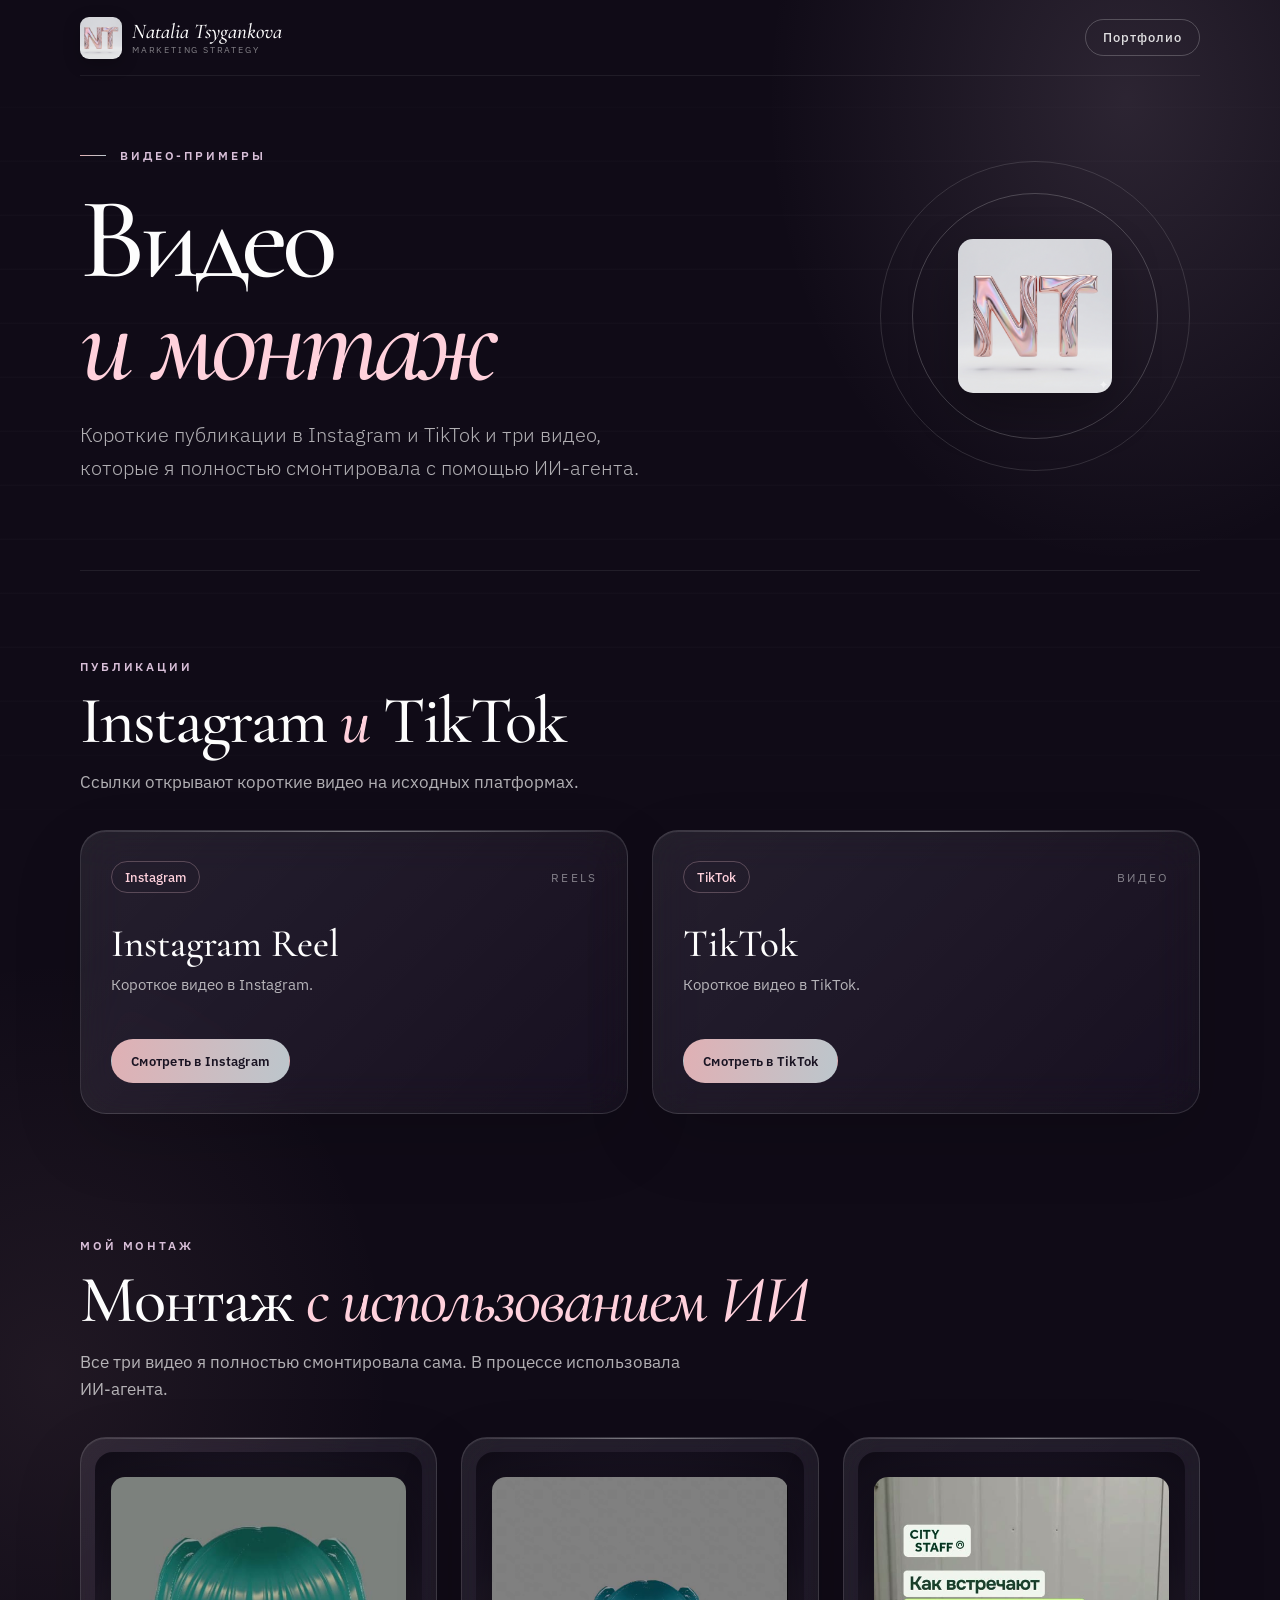
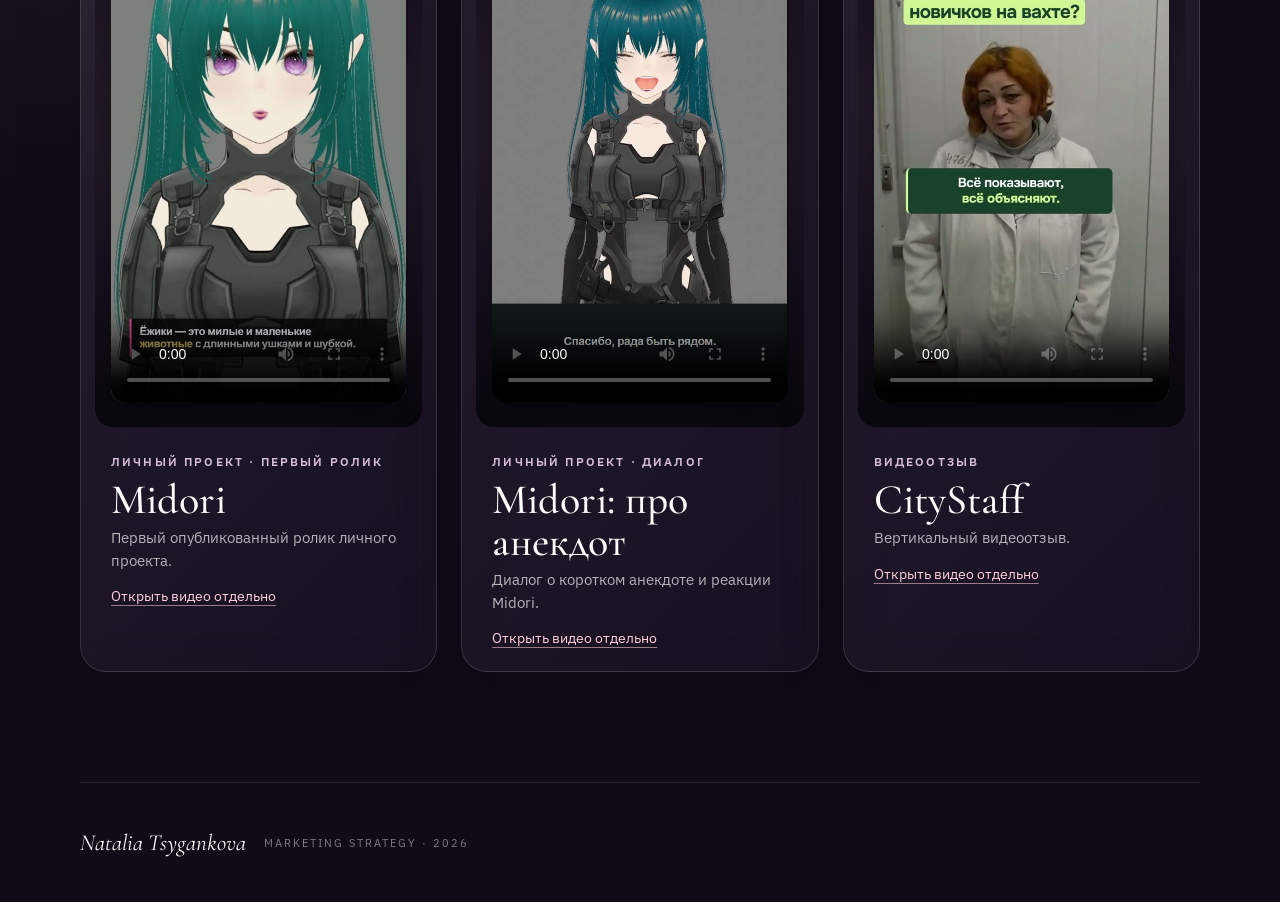
<file: serenity-video-examples/index.html>
<!doctype html>
<html lang="ru">
<head>
  <meta charset="utf-8">
  <meta name="viewport" content="width=device-width, initial-scale=1">
  <meta name="robots" content="noindex, nofollow, noarchive">
  <meta name="theme-color" content="#100B17">
  <meta name="description" content="Короткие видео и примеры монтажа Наталии Цыганковой.">
  <title>Видео и монтаж — Наталия Цыганкова</title>
  <link rel="icon" href="./assets/brand-nt-mark.png" type="image/png">
  <link rel="stylesheet" href="./styles.css?v=original-logo">
</head>
<body>
  <a class="skip-link" href="#content">Перейти к материалам</a>

  <header class="site-header wrap">
    <a class="brand" href="../" aria-label="Наталия Цыганкова — на главную страницу портфолио">
      <img class="brand-mark" src="./assets/brand-nt-mark.png" alt="">
      <span class="brand-copy">
        <span class="brand-name">Natalia Tsygankova</span>
        <span class="brand-subtitle">Marketing Strategy</span>
      </span>
    </a>
    <a class="portfolio-link" href="../">Портфолио</a>
  </header>

  <main id="content" class="wrap">
    <section class="hero" aria-labelledby="page-title">
      <div class="hero-copy">
        <p class="eyebrow"><span class="eyebrow-line" aria-hidden="true"></span> Видео-примеры</p>
        <h1 id="page-title">Видео <em>и монтаж</em></h1>
        <p class="hero-lead">Короткие публикации в Instagram и TikTok и три видео, которые я полностью смонтировала с помощью ИИ-агента.</p>
      </div>
      <div class="hero-art" aria-hidden="true">
        <div class="hero-orbit hero-orbit-outer"></div>
        <div class="hero-orbit hero-orbit-inner"></div>
        <div class="hero-pearl"><img class="hero-logo" src="./assets/brand-nt-mark.png" alt=""></div>
      </div>
    </section>

    <section class="section" aria-labelledby="publications-title">
      <div class="section-head">
        <p class="section-kicker">Публикации</p>
        <h2 id="publications-title">Instagram <em>и</em> TikTok</h2>
        <p>Ссылки открывают короткие видео на исходных платформах.</p>
      </div>

      <div class="publication-grid">
        <article class="glass-card publication-card">
          <div class="card-topline">
            <span class="platform-pill">Instagram</span>
            <span class="card-type">Reels</span>
          </div>
          <div class="card-body">
            <h3>Instagram Reel</h3>
            <p>Короткое видео в Instagram.</p>
          </div>
          <a class="card-link" href="https://www.instagram.com/reel/C-DROizIUE0/?cplk=MTh6OTJpYjQ3dHY0aA==" target="_blank" rel="noopener noreferrer">Смотреть в Instagram</a>
        </article>

        <article class="glass-card publication-card">
          <div class="card-topline">
            <span class="platform-pill">TikTok</span>
            <span class="card-type">Видео</span>
          </div>
          <div class="card-body">
            <h3>TikTok</h3>
            <p>Короткое видео в TikTok.</p>
          </div>
          <a class="card-link" href="https://vt.tiktok.com/ZSs63u3cR/" target="_blank" rel="noopener noreferrer">Смотреть в TikTok</a>
        </article>
      </div>
    </section>

    <section class="section edit-section" aria-labelledby="editing-title">
      <div class="section-head">
        <p class="section-kicker">Мой монтаж</p>
        <h2 id="editing-title">Монтаж <em>с использованием ИИ</em></h2>
        <p>Все три видео я полностью смонтировала сама. В процессе использовала ИИ-агента.</p>
      </div>

      <div class="video-grid">
        <article class="glass-card video-card">
          <div class="video-stage">
            <video controls playsinline preload="metadata" poster="./assets/midori-first-poster.jpg" aria-label="Первый ролик Midori — пример полного монтажа с использованием ИИ-агента">
              <source src="./assets/midori-first.mp4" type="video/mp4">
              Ваш браузер не поддерживает встроенное видео. <a href="./assets/midori-first.mp4">Открыть первый ролик Midori</a>.
            </video>
          </div>
          <div class="video-detail">
            <span class="video-kind">Личный проект · первый ролик</span>
            <h3>Midori</h3>
            <p>Первый опубликованный ролик личного проекта.</p>
            <a class="video-fallback" href="./assets/midori-first.mp4" target="_blank" rel="noopener noreferrer">Открыть видео отдельно</a>
          </div>
        </article>

        <article class="glass-card video-card">
          <div class="video-stage">
            <video controls playsinline preload="metadata" poster="./assets/midori-anecdote-poster.png" aria-label="Midori — ролик про анекдот, пример полного монтажа с использованием ИИ-агента">
              <source src="./assets/midori-laugh.mp4" type="video/mp4">
              Ваш браузер не поддерживает встроенное видео. <a href="./assets/midori-laugh.mp4">Открыть диалог с Midori</a>.
            </video>
          </div>
          <div class="video-detail">
            <span class="video-kind">Личный проект · диалог</span>
            <h3>Midori: про анекдот</h3>
            <p>Диалог о коротком анекдоте и реакции Midori.</p>
            <a class="video-fallback" href="./assets/midori-laugh.mp4" target="_blank" rel="noopener noreferrer">Открыть видео отдельно</a>
          </div>
        </article>

        <article class="glass-card video-card">
          <div class="video-stage">
            <video controls playsinline preload="metadata" poster="./assets/citystaff-poster.jpg" aria-label="CityStaff — пример полного монтажа с использованием ИИ-агента">
              <source src="./assets/citystaff.mp4" type="video/mp4">
              Ваш браузер не поддерживает встроенное видео. <a href="./assets/citystaff.mp4">Открыть видео CityStaff</a>.
            </video>
          </div>
          <div class="video-detail">
            <span class="video-kind">Видеоотзыв</span>
            <h3>CityStaff</h3>
            <p>Вертикальный видеоотзыв.</p>
            <a class="video-fallback" href="./assets/citystaff.mp4" target="_blank" rel="noopener noreferrer">Открыть видео отдельно</a>
          </div>
        </article>
      </div>
    </section>
  </main>

  <footer class="site-footer wrap">
    <span class="footer-name">Natalia Tsygankova</span>
    <span class="footer-caption">Marketing Strategy · 2026</span>
  </footer>
</body>
</html>
</file>
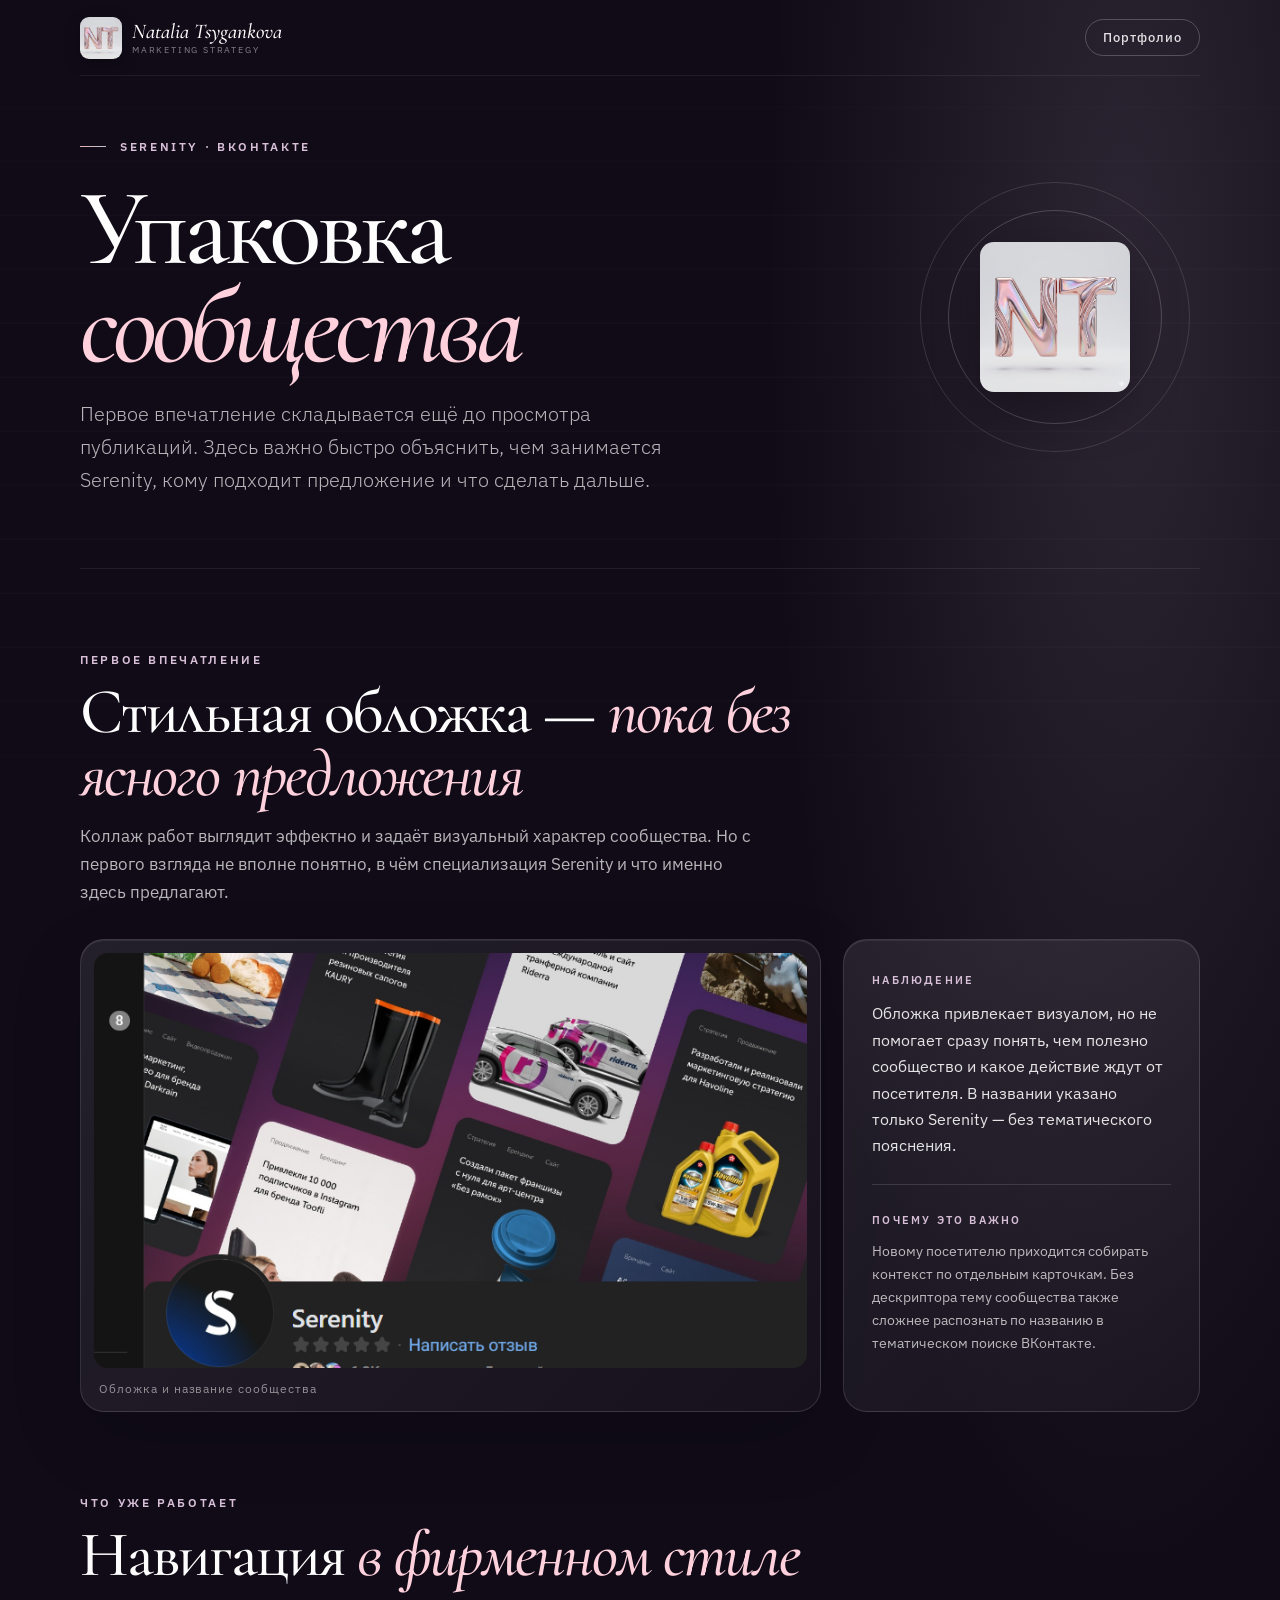
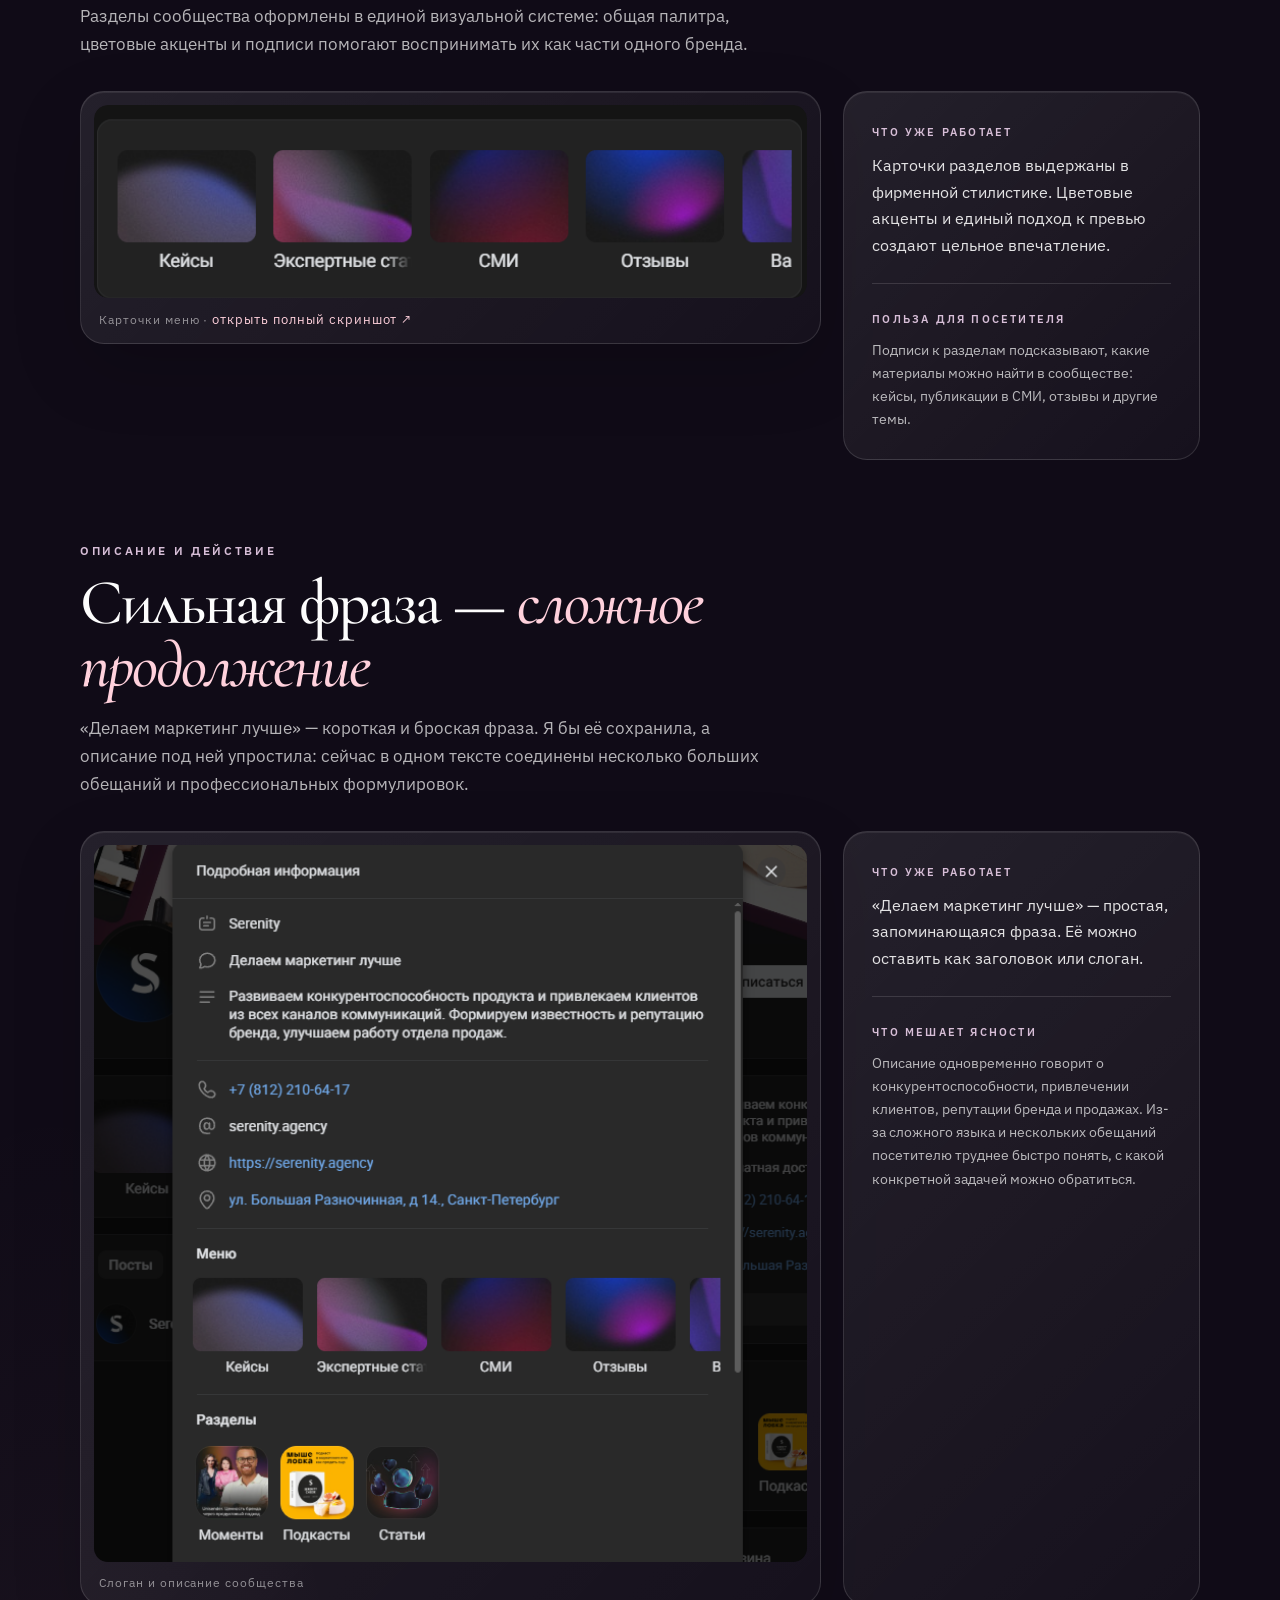
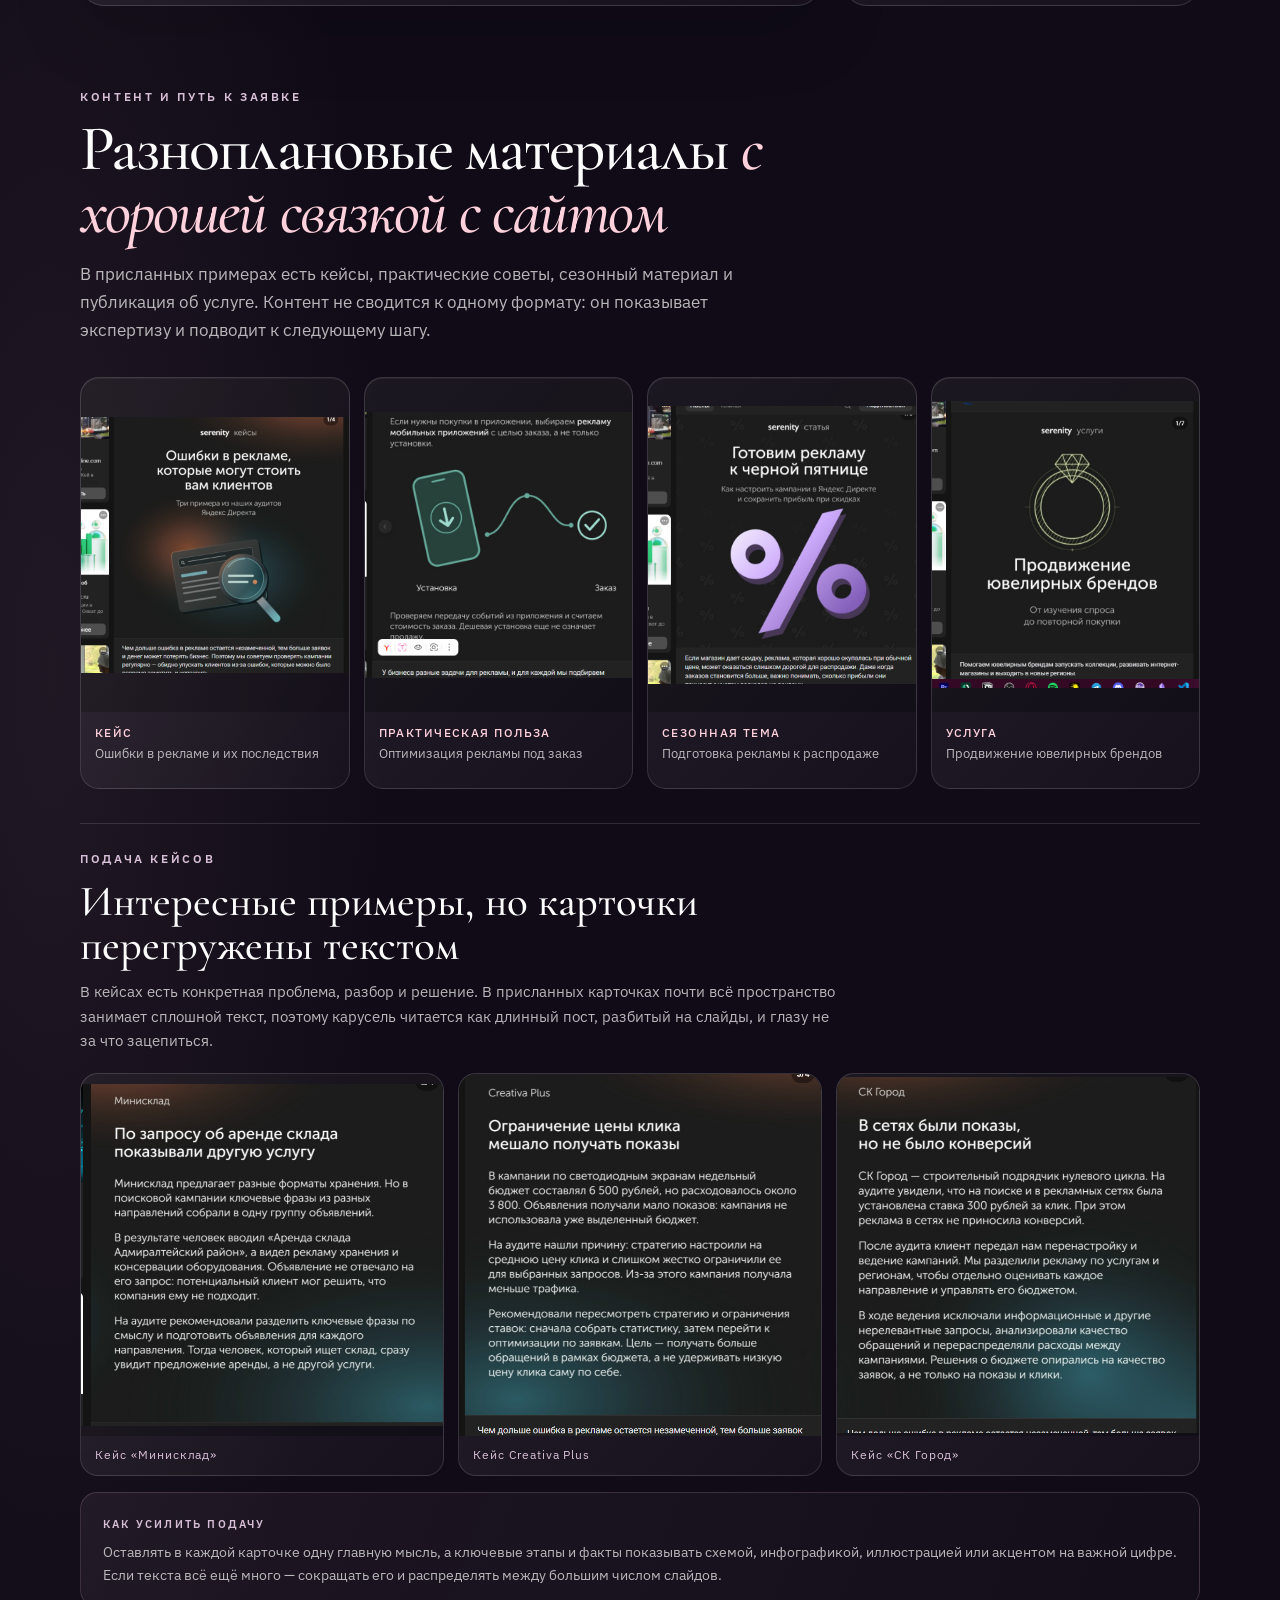
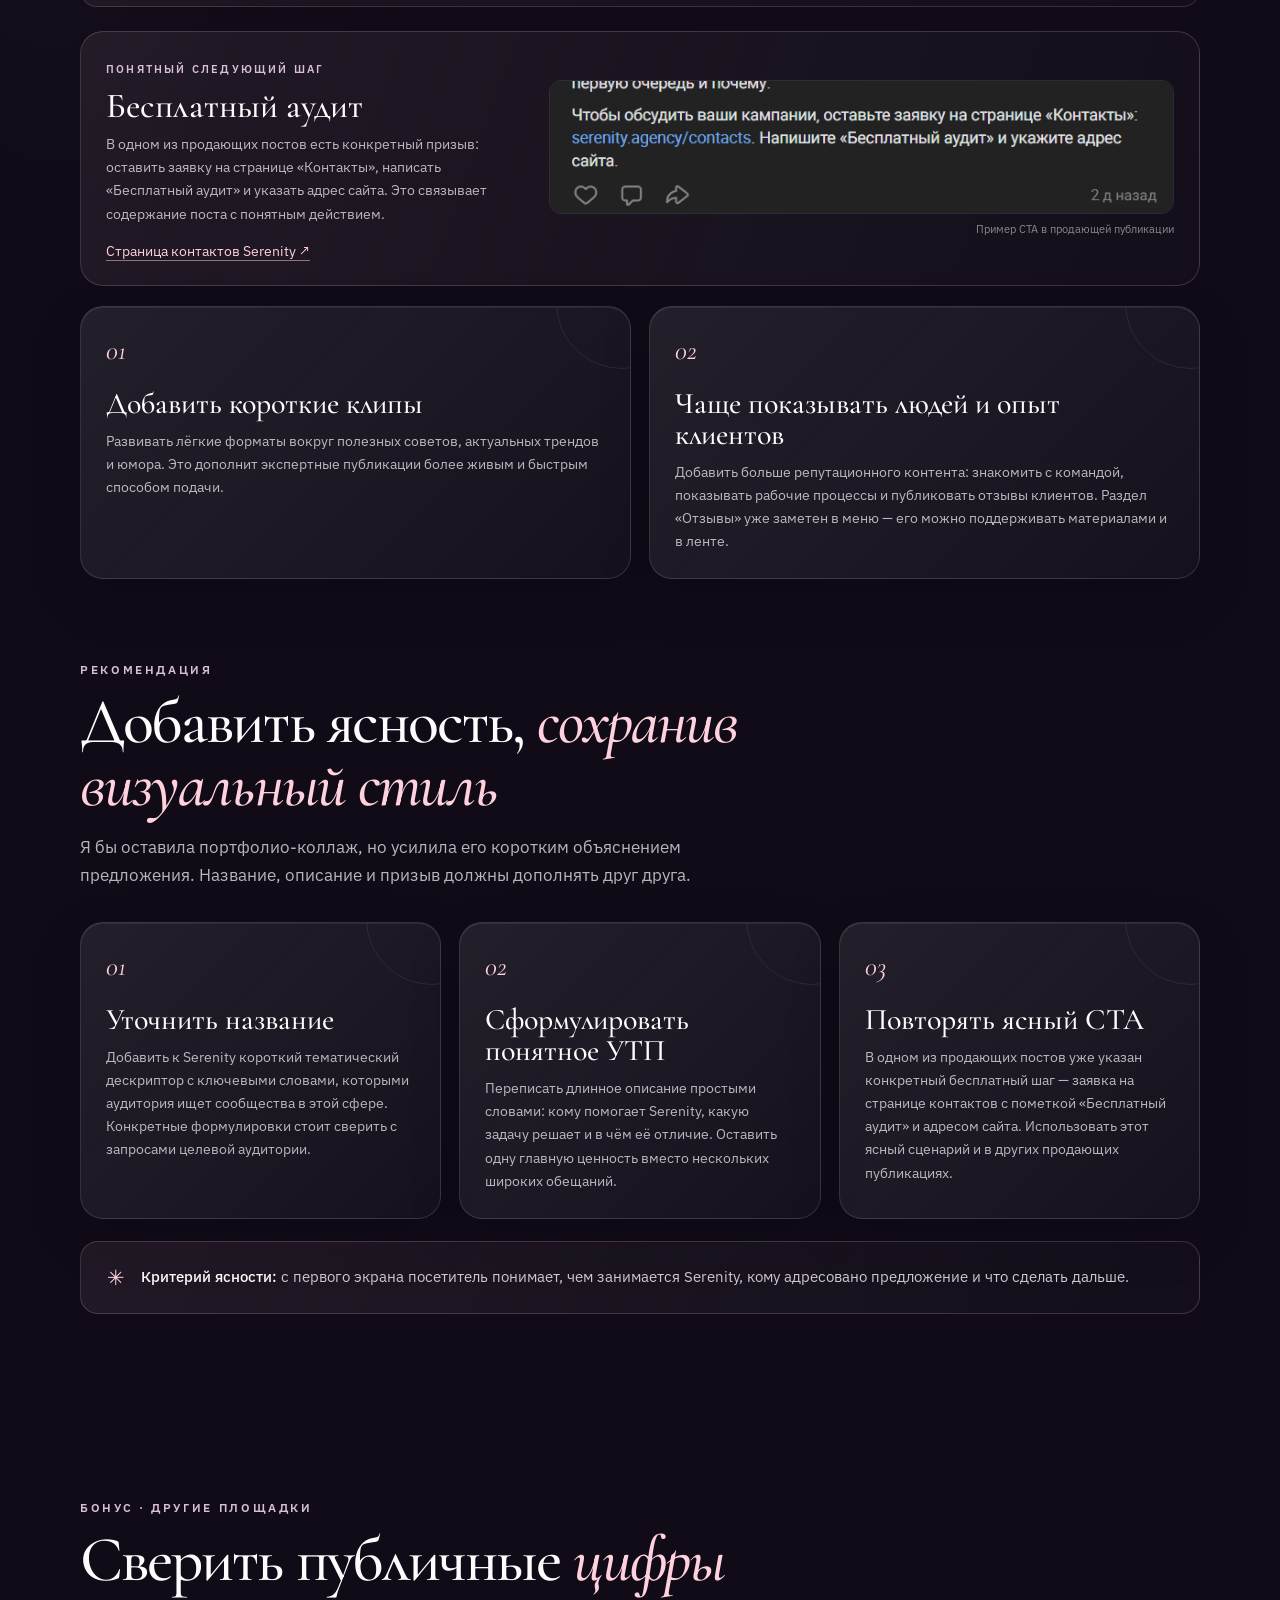
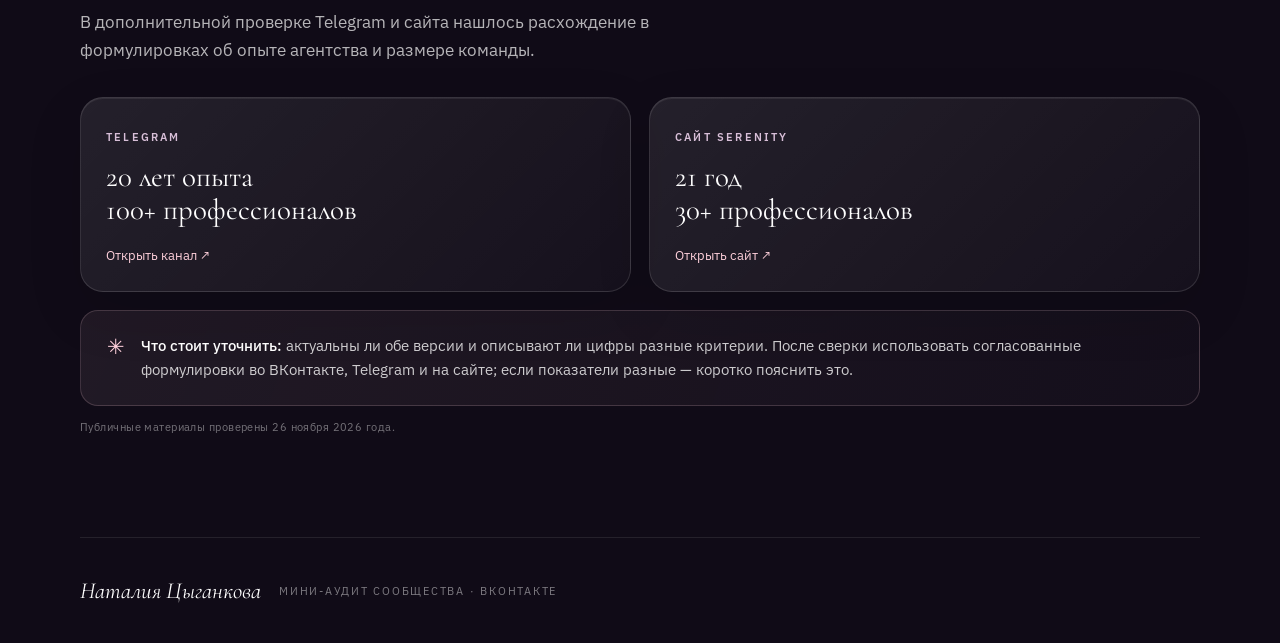
<file: serenity-vk-audit/index.html>
<!doctype html>
<html lang="ru">
<head>
  <meta charset="utf-8">
  <meta name="viewport" content="width=device-width, initial-scale=1">
  <meta name="robots" content="noindex, nofollow, noarchive">
  <meta name="theme-color" content="#100B17">
  <meta name="description" content="Разбор оформления сообщества Serenity во ВКонтакте: обложка, название и ясность предложения.">
  <title>Serenity во ВКонтакте — оформление сообщества</title>
  <link rel="icon" href="./assets/brand-nt-mark.png" type="image/png">
  <link rel="stylesheet" href="./styles.css">
</head>
<body>
  <a class="skip-link" href="#content">Перейти к разбору</a>

  <header class="site-header wrap">
    <a class="brand" href="../" aria-label="Наталия Цыганкова — портфолио">
      <img class="brand-mark" src="./assets/brand-nt-mark.png" alt="">
      <span class="brand-copy">
        <span class="brand-name">Natalia Tsygankova</span>
        <span class="brand-subtitle">Marketing Strategy</span>
      </span>
    </a>
    <a class="portfolio-link" href="../">Портфолио</a>
  </header>

  <main id="content" class="wrap">
    <section class="hero" aria-labelledby="page-title">
      <div class="hero-copy">
        <p class="eyebrow"><span class="eyebrow-line" aria-hidden="true"></span> Serenity · ВКонтакте</p>
        <h1 id="page-title">Упаковка <em>сообщества</em></h1>
        <p class="hero-lead">Первое впечатление складывается ещё до просмотра публикаций. Здесь важно быстро объяснить, чем занимается Serenity, кому подходит предложение и что сделать дальше.</p>
      </div>
      <div class="hero-art" aria-hidden="true">
        <div class="hero-orbit hero-orbit-outer"></div>
        <div class="hero-orbit hero-orbit-inner"></div>
        <div class="hero-pearl"><img class="hero-logo" src="./assets/brand-nt-mark.png" alt=""></div>
      </div>
    </section>

    <section class="section finding-section" aria-labelledby="finding-title">
      <div class="section-head">
        <p class="section-kicker">Первое впечатление</p>
        <h2 id="finding-title">Стильная обложка — <em>пока без ясного предложения</em></h2>
        <p>Коллаж работ выглядит эффектно и задаёт визуальный характер сообщества. Но с первого взгляда не вполне понятно, в чём специализация Serenity и что именно здесь предлагают.</p>
      </div>

      <div class="evidence-layout">
        <figure class="evidence-frame">
          <img src="./assets/vk-community-header.png" alt="Скриншот сообщества Serenity во ВКонтакте: обложка с коллажем проектов, логотип и название Serenity">
          <figcaption>Обложка и название сообщества</figcaption>
        </figure>

        <aside class="observation-card" aria-label="Наблюдение">
          <span class="card-label">Наблюдение</span>
          <p>Обложка привлекает визуалом, но не помогает сразу понять, чем полезно сообщество и какое действие ждут от посетителя. В названии указано только Serenity — без тематического пояснения.</p>
          <div class="observation-divider"></div>
          <span class="card-label">Почему это важно</span>
          <p class="small-copy">Новому посетителю приходится собирать контекст по отдельным карточкам. Без дескриптора тему сообщества также сложнее распознать по названию в тематическом поиске ВКонтакте.</p>
        </aside>
      </div>
    </section>

    <section class="section positive-section" aria-labelledby="brand-style-title">
      <div class="section-head">
        <p class="section-kicker">Что уже работает</p>
        <h2 id="brand-style-title">Навигация <em>в фирменном стиле</em></h2>
        <p>Разделы сообщества оформлены в единой визуальной системе: общая палитра, цветовые акценты и подписи помогают воспринимать их как части одного бренда.</p>
      </div>

      <div class="evidence-layout">
        <figure class="evidence-frame">
          <a class="nav-evidence-crop" href="./assets/vk-sections-brand-style.png" target="_blank" rel="noopener noreferrer" aria-label="Открыть полный скриншот навигационных разделов сообщества">
            <img src="./assets/vk-sections-brand-style.png" alt="Навигационные разделы сообщества Serenity во ВКонтакте с превью в общей фирменной цветовой стилистике">
          </a>
          <figcaption>Карточки меню · <a class="source-link" href="./assets/vk-sections-brand-style.png" target="_blank" rel="noopener noreferrer">открыть полный скриншот ↗</a></figcaption>
        </figure>

        <aside class="observation-card" aria-label="Положительное наблюдение">
          <span class="card-label">Что уже работает</span>
          <p>Карточки разделов выдержаны в фирменной стилистике. Цветовые акценты и единый подход к превью создают цельное впечатление.</p>
          <div class="observation-divider"></div>
          <span class="card-label">Польза для посетителя</span>
          <p class="small-copy">Подписи к разделам подсказывают, какие материалы можно найти в сообществе: кейсы, публикации в СМИ, отзывы и другие темы.</p>
        </aside>
      </div>
    </section>

        <section class="section offer-section" aria-labelledby="offer-title">
      <div class="section-head">
        <p class="section-kicker">Описание и действие</p>
        <h2 id="offer-title">Сильная фраза — <em>сложное продолжение</em></h2>
        <p>«Делаем маркетинг лучше» — короткая и броская фраза. Я бы её сохранила, а описание под ней упростила: сейчас в одном тексте соединены несколько больших обещаний и профессиональных формулировок.</p>
      </div>

      <div class="evidence-layout">
        <figure class="evidence-frame">
          <a class="evidence-image-link" href="./assets/vk-profile-description.png" target="_blank" rel="noopener noreferrer" aria-label="Открыть скриншот описания сообщества в полном размере">
            <img src="./assets/vk-profile-description.png" alt="Описание сообщества Serenity во ВКонтакте: слоган «Делаем маркетинг лучше» и текст о привлечении клиентов, репутации бренда и работе отдела продаж">
          </a>
          <figcaption>Слоган и описание сообщества</figcaption>
        </figure>

        <aside class="observation-card" aria-label="Наблюдение об описании">
          <span class="card-label">Что уже работает</span>
          <p>«Делаем маркетинг лучше» — простая, запоминающаяся фраза. Её можно оставить как заголовок или слоган.</p>
          <div class="observation-divider"></div>
          <span class="card-label">Что мешает ясности</span>
          <p class="small-copy">Описание одновременно говорит о конкурентоспособности, привлечении клиентов, репутации бренда и продажах. Из-за сложного языка и нескольких обещаний посетителю труднее быстро понять, с какой конкретной задачей можно обратиться.</p>
        </aside>
      </div>
    </section>

    <section class="section content-section" aria-labelledby="content-title">
      <div class="section-head">
        <p class="section-kicker">Контент и путь к заявке</p>
        <h2 id="content-title">Разноплановые материалы <em>с хорошей связкой с сайтом</em></h2>
        <p>В присланных примерах есть кейсы, практические советы, сезонный материал и публикация об услуге. Контент не сводится к одному формату: он показывает экспертизу и подводит к следующему шагу.</p>
      </div>

      <div class="content-example-grid" aria-label="Примеры публикаций сообщества">
        <figure class="content-example-card">
          <a href="./assets/vk-content-ad-audit.png" target="_blank" rel="noopener noreferrer">
            <img src="./assets/vk-content-ad-audit.png" alt="Кейс Serenity о трёх ошибках в рекламных кампаниях по итогам аудитов">
          </a>
          <figcaption><strong>Кейс</strong><span>Ошибки в рекламе и их последствия</span></figcaption>
        </figure>
        <figure class="content-example-card">
          <a href="./assets/vk-content-mobile-apps.png" target="_blank" rel="noopener noreferrer">
            <img src="./assets/vk-content-mobile-apps.png" alt="Практический совет Serenity: выбирать рекламу мобильных приложений с целью заказа, а не установки">
          </a>
          <figcaption><strong>Практическая польза</strong><span>Оптимизация рекламы под заказ</span></figcaption>
        </figure>
        <figure class="content-example-card">
          <a href="./assets/vk-content-black-friday.png" target="_blank" rel="noopener noreferrer">
            <img src="./assets/vk-content-black-friday.png" alt="Сезонная статья Serenity о подготовке рекламы к чёрной пятнице">
          </a>
          <figcaption><strong>Сезонная тема</strong><span>Подготовка рекламы к распродаже</span></figcaption>
        </figure>
        <figure class="content-example-card">
          <a href="./assets/vk-content-jewelry-services.png" target="_blank" rel="noopener noreferrer">
            <img src="./assets/vk-content-jewelry-services.png" alt="Карусель Serenity об услуге продвижения ювелирных брендов">
          </a>
          <figcaption><strong>Услуга</strong><span>Продвижение ювелирных брендов</span></figcaption>
        </figure>
      </div>

      <div class="case-carousel-review">
        <div class="case-review-head">
          <p class="section-kicker">Подача кейсов</p>
          <h3>Интересные примеры, но карточки перегружены текстом</h3>
          <p>В кейсах есть конкретная проблема, разбор и решение. В присланных карточках почти всё пространство занимает сплошной текст, поэтому карусель читается как длинный пост, разбитый на слайды, и глазу не за что зацепиться.</p>
        </div>

        <div class="case-carousel-grid" aria-label="Примеры текстовых карточек в кейсах">
          <figure class="case-slide-card">
            <a href="./assets/vk-case-text-minisklad.png" target="_blank" rel="noopener noreferrer">
              <img src="./assets/vk-case-text-minisklad.png" alt="Текстовая карточка кейса об ошибке в рекламе аренды склада">
            </a>
            <figcaption>Кейс «Минисклад»</figcaption>
          </figure>
          <figure class="case-slide-card">
            <a href="./assets/vk-case-text-creativa.png" target="_blank" rel="noopener noreferrer">
              <img src="./assets/vk-case-text-creativa.png" alt="Текстовая карточка кейса Creativa Plus с разбором бюджета и ограничений цены клика">
            </a>
            <figcaption>Кейс Creativa Plus</figcaption>
          </figure>
          <figure class="case-slide-card">
            <a href="./assets/vk-case-text-sk-gorod.png" target="_blank" rel="noopener noreferrer">
              <img src="./assets/vk-case-text-sk-gorod.png" alt="Текстовая карточка кейса СК Город о показах рекламы без конверсий">
            </a>
            <figcaption>Кейс «СК Город»</figcaption>
          </figure>
        </div>

        <div class="case-review-note">
          <span class="card-label">Как усилить подачу</span>
          <p>Оставлять в каждой карточке одну главную мысль, а ключевые этапы и факты показывать схемой, инфографикой, иллюстрацией или акцентом на важной цифре. Если текста всё ещё много — сокращать его и распределять между большим числом слайдов.</p>
        </div>
      </div>

      <div class="cta-proof">
        <div class="cta-proof-copy">
          <span class="card-label">Понятный следующий шаг</span>
          <h3>Бесплатный аудит</h3>
          <p>В одном из продающих постов есть конкретный призыв: оставить заявку на странице «Контакты», написать «Бесплатный аудит» и указать адрес сайта. Это связывает содержание поста с понятным действием.</p>
          <a class="cta-site-link" href="https://serenity.agency/contacts" target="_blank" rel="noopener noreferrer">Страница контактов Serenity <span aria-hidden="true">↗</span></a>
        </div>
        <figure class="cta-proof-image">
          <a href="./assets/vk-content-free-audit-cta.png" target="_blank" rel="noopener noreferrer">
            <img src="./assets/vk-content-free-audit-cta.png" alt="Призыв в публикации Serenity: оставить заявку на странице контактов, написать «Бесплатный аудит» и указать адрес сайта">
          </a>
          <figcaption>Пример CTA в продающей публикации</figcaption>
        </figure>
      </div>

      <div class="content-recommendations">
        <article class="recommendation-card">
          <span class="number">01</span>
          <h3>Добавить короткие клипы</h3>
          <p>Развивать лёгкие форматы вокруг полезных советов, актуальных трендов и юмора. Это дополнит экспертные публикации более живым и быстрым способом подачи.</p>
        </article>
        <article class="recommendation-card">
          <span class="number">02</span>
          <h3>Чаще показывать людей и опыт клиентов</h3>
          <p>Добавить больше репутационного контента: знакомить с командой, показывать рабочие процессы и публиковать отзывы клиентов. Раздел «Отзывы» уже заметен в меню — его можно поддерживать материалами и в ленте.</p>
        </article>
      </div>
    </section>

<section class="section recommendation-section" aria-labelledby="recommendation-title">
      <div class="section-head">
        <p class="section-kicker">Рекомендация</p>
        <h2 id="recommendation-title">Добавить ясность, <em>сохранив визуальный стиль</em></h2>
        <p>Я бы оставила портфолио-коллаж, но усилила его коротким объяснением предложения. Название, описание и призыв должны дополнять друг друга.</p>
      </div>

      <div class="recommendation-grid">
        <article class="recommendation-card">
          <span class="number">01</span>
          <h3>Уточнить название</h3>
          <p>Добавить к Serenity короткий тематический дескриптор с ключевыми словами, которыми аудитория ищет сообщества в этой сфере. Конкретные формулировки стоит сверить с запросами целевой аудитории.</p>
        </article>
        <article class="recommendation-card">
          <span class="number">02</span>
          <h3>Сформулировать понятное УТП</h3>
          <p>Переписать длинное описание простыми словами: кому помогает Serenity, какую задачу решает и в чём её отличие. Оставить одну главную ценность вместо нескольких широких обещаний.</p>
        </article>
        <article class="recommendation-card">
          <span class="number">03</span>
          <h3>Повторять ясный CTA</h3>
          <p>В одном из продающих постов уже указан конкретный бесплатный шаг — заявка на странице контактов с пометкой «Бесплатный аудит» и адресом сайта. Использовать этот ясный сценарий и в других продающих публикациях.</p>
        </article>
      </div>

      <div class="clarity-check">
        <span class="check-mark" aria-hidden="true">✳</span>
        <p><strong>Критерий ясности:</strong> с первого экрана посетитель понимает, чем занимается Serenity, кому адресовано предложение и что сделать дальше.</p>
      </div>
    </section>

    <section class="section bonus-section" aria-labelledby="bonus-title">
      <div class="section-head">
        <p class="section-kicker">Бонус · другие площадки</p>
        <h2 id="bonus-title">Сверить публичные <em>цифры</em></h2>
        <p>В дополнительной проверке Telegram и сайта нашлось расхождение в формулировках об опыте агентства и размере команды.</p>
      </div>

      <div class="cross-channel-grid">
        <article class="metric-card">
          <span class="card-label">Telegram</span>
          <p class="metric-values">20 лет опыта<br>100+ профессионалов</p>
          <a class="source-link" href="https://t.me/s/serenityagency" target="_blank" rel="noopener noreferrer">Открыть канал ↗</a>
        </article>
        <article class="metric-card">
          <span class="card-label">Сайт Serenity</span>
          <p class="metric-values">21 год<br>30+ профессионалов</p>
          <a class="source-link" href="https://serenity.agency/" target="_blank" rel="noopener noreferrer">Открыть сайт ↗</a>
        </article>
      </div>

      <div class="clarity-check bonus-check">
        <span class="check-mark" aria-hidden="true">✳</span>
        <p><strong>Что стоит уточнить:</strong> актуальны ли обе версии и описывают ли цифры разные критерии. После сверки использовать согласованные формулировки во ВКонтакте, Telegram и на сайте; если показатели разные — коротко пояснить это.</p>
      </div>
      <p class="bonus-source-note">Публичные материалы проверены 26 ноября 2026 года.</p>
    </section>
  </main>

  <footer class="site-footer wrap">
    <span class="footer-name">Наталия Цыганкова</span>
    <span class="footer-caption">Мини-аудит сообщества · ВКонтакте</span>
  </footer>
</body>
</html>
</file>
<file: serenity-video-examples/styles.css>
@import url('https://fonts.googleapis.com/css2?family=Cormorant+Garamond:ital,wght@0,500;1,500;1,600&family=IBM+Plex+Sans:wght@300;400;500;600&display=swap');

:root {
  color-scheme: dark;
  --background: #100b17;
  --obsidian: #1a1423;
  --antique: #d8bfd8;
  --quartz: #ffd1dc;
  --rose: #e0b0b4;
  --silver: #bcc6cc;
  --white: #fdfdfd;
  --muted: rgba(253, 253, 253, .68);
  --line: rgba(255, 255, 255, .13);
  --glass: linear-gradient(135deg, rgba(255, 255, 255, .085), rgba(255, 255, 255, .028));
}

* { box-sizing: border-box; }

html { scroll-behavior: smooth; }

body {
  min-width: 320px;
  margin: 0;
  overflow-x: hidden;
  background:
    radial-gradient(ellipse 38% 25% at 88% 4%, rgba(216, 191, 216, .14), transparent 74%),
    radial-gradient(ellipse 35% 22% at 4% 55%, rgba(224, 176, 180, .08), transparent 76%),
    var(--background);
  color: var(--white);
  font-family: 'IBM Plex Sans', ui-sans-serif, system-ui, -apple-system, sans-serif;
  -webkit-font-smoothing: antialiased;
}

body::before {
  content: '';
  position: fixed;
  inset: 0;
  z-index: -1;
  background-image: linear-gradient(transparent 95%, rgba(255, 255, 255, .025));
  background-size: 100% 54px;
  mask-image: linear-gradient(180deg, transparent, black 20%, black 75%, transparent);
  pointer-events: none;
}

a { color: inherit; }

button, a, video { -webkit-tap-highlight-color: transparent; }

:focus-visible { outline: 2px solid var(--quartz); outline-offset: 5px; }

.skip-link {
  position: absolute;
  top: -100px;
  left: 16px;
  z-index: 20;
  padding: 12px 16px;
  border-radius: 12px;
  background: var(--quartz);
  color: var(--obsidian);
}

.skip-link:focus { top: 16px; }

.wrap { width: min(100% - 48px, 1120px); margin-inline: auto; }

.site-header {
  min-height: 76px;
  display: flex;
  align-items: center;
  justify-content: space-between;
  gap: 20px;
  border-bottom: 1px solid rgba(255, 255, 255, .07);
}

.brand { display: inline-flex; align-items: center; gap: 10px; text-decoration: none; }

.brand-mark {
  width: 42px;
  height: 42px;
  display: block;
  flex: none;
  border-radius: 9px;
  object-fit: contain;
  box-shadow: 0 5px 17px rgba(0,0,0,.24);
}

.brand-copy { display: flex; flex-direction: column; gap: 2px; }
.brand-name { font-family: 'Cormorant Garamond', Georgia, serif; font-size: 21px; font-style: italic; font-weight: 500; line-height: 1; }
.brand-subtitle { color: rgba(255,255,255,.48); font-size: 9px; letter-spacing: .2em; text-transform: uppercase; }

.portfolio-link {
  flex: none;
  padding: 9px 17px;
  border: 1px solid rgba(255,255,255,.22);
  border-radius: 999px;
  color: rgba(255,255,255,.86);
  font-size: 13px;
  font-weight: 500;
  letter-spacing: .08em;
  text-decoration: none;
  transition: background-color .2s ease, border-color .2s ease;
}

.portfolio-link:hover { background: rgba(255,255,255,.07); border-color: rgba(255,255,255,.4); }

.hero {
  position: relative;
  min-height: 438px;
  display: grid;
  grid-template-columns: minmax(0, 1fr) 330px;
  align-items: center;
  gap: 24px;
  padding: 72px 0 86px;
  border-bottom: 1px solid rgba(255,255,255,.08);
}

.hero-copy { position: relative; z-index: 1; }
.eyebrow, .section-kicker { margin: 0; color: var(--antique); font-size: 12px; font-weight: 600; letter-spacing: .24em; text-transform: uppercase; }
.eyebrow { display: flex; align-items: center; gap: 14px; }
.eyebrow-line { width: 26px; height: 1px; background: linear-gradient(90deg, var(--rose), var(--silver)); }

h1, h2, h3, p { margin-top: 0; }

h1, h2 { font-family: 'Cormorant Garamond', Georgia, serif; font-weight: 500; }
h1 { max-width: 800px; margin: 26px 0 24px; font-size: clamp(72px, 9vw, 126px); line-height: .89; letter-spacing: -.045em; }
h1 em, h2 em { color: var(--quartz); font-weight: 500; }
h1 em { display: block; }
.hero-lead { max-width: 585px; margin: 0; color: var(--muted); font-size: clamp(17px, 1.65vw, 20px); font-weight: 300; line-height: 1.65; }

.hero-art { position: relative; width: 310px; aspect-ratio: 1; display: grid; place-items: center; justify-self: center; }
.hero-orbit { position: absolute; border: 1px solid rgba(255,255,255,.13); border-radius: 50%; }
.hero-orbit-outer { inset: 0; }
.hero-orbit-inner { inset: 32px; border-color: rgba(255,255,255,.2); }
.hero-pearl {
  position: relative;
  width: 187px;
  height: 187px;
  display: grid;
  place-items: center;
  border-radius: 50%;
  background: transparent;
}
.hero-logo { width: 154px; height: 154px; display: block; border-radius: 15px; object-fit: contain; box-shadow: 0 18px 48px rgba(0,0,0,.3); }

.section { padding: 88px 0 20px; }
.section-head { max-width: 760px; margin-bottom: 34px; }
.section-kicker { margin-bottom: 14px; }
h2 { margin: 0 0 16px; font-size: clamp(44px, 5.2vw, 70px); line-height: .98; letter-spacing: -.03em; }
.section-head > p:last-child { max-width: 610px; margin: 0; color: var(--muted); font-size: 17px; line-height: 1.6; }

.publication-grid, .video-grid { display: grid; gap: 24px; }
.publication-grid { grid-template-columns: repeat(2, minmax(0, 1fr)); }
.video-grid { grid-template-columns: repeat(3, minmax(0, 1fr)); }
.glass-card {
  position: relative;
  overflow: hidden;
  border: 1px solid var(--line);
  border-radius: 26px;
  background: var(--glass);
  box-shadow: 0 26px 70px rgba(0,0,0,.14), inset 0 1px 0 rgba(255,255,255,.08);
  backdrop-filter: blur(22px) saturate(140%);
  -webkit-backdrop-filter: blur(22px) saturate(140%);
}
.glass-card::before { content: ''; position: absolute; inset: 0 0 auto; height: 1px; background: linear-gradient(90deg, transparent, rgba(255,255,255,.36), transparent); pointer-events: none; }

.publication-card { min-height: 284px; display: flex; flex-direction: column; padding: 30px; }
.card-topline { display: flex; align-items: center; justify-content: space-between; gap: 12px; }
.platform-pill { display: inline-flex; align-items: center; min-height: 32px; padding: 5px 13px; border: 1px solid rgba(255,209,220,.25); border-radius: 999px; color: var(--quartz); font-size: 13px; font-weight: 500; }
.card-type { color: rgba(255,255,255,.46); font-size: 12px; letter-spacing: .18em; text-transform: uppercase; }
.card-body { margin-top: 31px; }
.card-body h3 { margin-bottom: 10px; font-family: 'Cormorant Garamond', Georgia, serif; font-size: 39px; font-weight: 500; line-height: 1; }
.card-body p { margin-bottom: 0; color: var(--muted); font-size: 15px; line-height: 1.6; }
.card-link {
  min-height: 44px;
  display: inline-flex;
  align-items: center;
  justify-content: center;
  align-self: flex-start;
  margin-top: auto;
  padding: 11px 19px;
  border: 1px solid transparent;
  border-radius: 999px;
  background: linear-gradient(100deg, var(--rose), var(--silver));
  color: var(--obsidian);
  font-size: 13px;
  font-weight: 600;
  letter-spacing: .02em;
  text-decoration: none;
  transition: filter .2s ease, transform .2s ease;
}
.card-link:hover { filter: brightness(1.13); transform: translateY(-2px); }
.edit-section { padding-top: 104px; padding-bottom: 110px; }
.video-card { padding: 14px 14px 24px; }
.video-stage {
  min-height: 575px;
  display: grid;
  place-items: center;
  overflow: hidden;
  padding: 16px;
  border-radius: 18px;
  background: radial-gradient(circle at 50% 45%, rgba(224,176,180,.17), rgba(26,20,35,.88) 60%, rgba(9,7,14,.95));
}
.video-stage video { width: min(100%, 318px); aspect-ratio: 9 / 16; display: block; border-radius: 14px; background: #07060a; box-shadow: 0 18px 52px rgba(0,0,0,.55); }
.video-detail { padding: 23px 16px 0; }
.video-kind { color: var(--antique); font-size: 12px; font-weight: 600; letter-spacing: .18em; text-transform: uppercase; }
.video-detail h3 { margin: 9px 0 6px; font-family: 'Cormorant Garamond', Georgia, serif; font-size: 42px; font-weight: 500; line-height: 1; }
.video-detail p { margin-bottom: 13px; color: var(--muted); font-size: 15px; line-height: 1.5; }
.video-fallback { color: var(--quartz); font-size: 14px; text-decoration-color: rgba(255,209,220,.55); text-underline-offset: 4px; }
.video-fallback:hover { color: var(--white); }

.site-footer { min-height: 120px; display: flex; align-items: center; flex-wrap: wrap; gap: 9px 18px; border-top: 1px solid rgba(255,255,255,.09); }
.footer-name { font-family: 'Cormorant Garamond', Georgia, serif; font-size: 23px; font-style: italic; }
.footer-caption { color: rgba(255,255,255,.46); font-size: 11px; letter-spacing: .18em; text-transform: uppercase; }

@media (max-width: 1090px) {
  .video-grid { grid-template-columns: repeat(2, minmax(0, 1fr)); }
  .video-card:last-child { grid-column: 1 / -1; width: calc(50% - 12px); justify-self: center; }
}

@media (max-width: 840px) {
  .hero { min-height: 0; grid-template-columns: 1fr; padding: 73px 0 82px; overflow: hidden; }
  .hero-art { position: absolute; top: 43px; right: -70px; width: 230px; opacity: .27; }
  .hero-pearl { width: 132px; height: 132px; }
  .hero-logo { width: 108px; height: 108px; border-radius: 11px; }
  .hero-orbit-inner { inset: 25px; }
  .hero-copy { max-width: 650px; }
  .publication-grid, .video-grid { gap: 17px; }
  .publication-card { padding: 24px; }
  .video-stage { min-height: 470px; }
  .video-stage video { width: min(100%, 250px); }
}

@media (max-width: 620px) {
  .wrap { width: min(100% - 32px, 1120px); }
  .site-header { min-height: 64px; }
  .brand-mark { width: 34px; height: 34px; }
  .brand-name { font-size: 18px; }
  .brand-subtitle { font-size: 8px; }
  .portfolio-link { padding: 8px 11px; font-size: 11px; }
  .hero { padding: 64px 0 70px; }
  .hero-art { top: 40px; right: -125px; }
  h1 { margin-top: 23px; font-size: clamp(61px, 14vw, 86px); }
  .hero-lead { max-width: 490px; font-size: 17px; }
  .section { padding-top: 70px; }
  .section-head { margin-bottom: 24px; }
  .publication-grid, .video-grid { grid-template-columns: 1fr; }
  .video-card:last-child { grid-column: auto; width: 100%; }
  .publication-card { min-height: 256px; }
  .card-body { margin-top: 27px; }
  .edit-section { padding-top: 85px; padding-bottom: 83px; }
  .video-stage { min-height: 0; }
  .video-stage video { width: min(100%, 318px); }
  .site-footer { padding-block: 31px; min-height: 0; }
}

@media (prefers-reduced-motion: reduce) {
  html { scroll-behavior: auto; }
  .card-link, .portfolio-link { transition: none; }
}
</file>
<file: serenity-vk-audit/styles.css>
@import url('https://fonts.googleapis.com/css2?family=Cormorant+Garamond:ital,wght@0,500;1,500;1,600&family=IBM+Plex+Sans:wght@300;400;500;600&display=swap');

:root {
  color-scheme: dark;
  --background: #100b17;
  --obsidian: #1a1423;
  --antique: #d8bfd8;
  --quartz: #ffd1dc;
  --rose: #e0b0b4;
  --silver: #bcc6cc;
  --white: #fdfdfd;
  --muted: rgba(253, 253, 253, .7);
  --line: rgba(255, 255, 255, .13);
  --glass: linear-gradient(135deg, rgba(255, 255, 255, .085), rgba(255, 255, 255, .028));
}

* { box-sizing: border-box; }
html { scroll-behavior: smooth; }
body {
  min-width: 320px;
  margin: 0;
  overflow-x: hidden;
  background:
    radial-gradient(ellipse 38% 25% at 88% 4%, rgba(216, 191, 216, .14), transparent 74%),
    radial-gradient(ellipse 35% 22% at 4% 55%, rgba(224, 176, 180, .08), transparent 76%),
    var(--background);
  color: var(--white);
  font-family: 'IBM Plex Sans', ui-sans-serif, system-ui, -apple-system, sans-serif;
  -webkit-font-smoothing: antialiased;
}
body::before {
  content: '';
  position: fixed;
  inset: 0;
  z-index: -1;
  background-image: linear-gradient(transparent 95%, rgba(255, 255, 255, .025));
  background-size: 100% 54px;
  mask-image: linear-gradient(180deg, transparent, black 20%, black 75%, transparent);
  pointer-events: none;
}
a { color: inherit; }
:focus-visible { outline: 2px solid var(--quartz); outline-offset: 5px; }
.skip-link {
  position: absolute;
  top: -100px;
  left: 16px;
  z-index: 20;
  padding: 12px 16px;
  border-radius: 12px;
  background: var(--quartz);
  color: var(--obsidian);
}
.skip-link:focus { top: 16px; }
.wrap { width: min(100% - 48px, 1120px); margin-inline: auto; }
.site-header {
  min-height: 76px;
  display: flex;
  align-items: center;
  justify-content: space-between;
  gap: 20px;
  border-bottom: 1px solid rgba(255, 255, 255, .07);
}
.brand { display: inline-flex; align-items: center; gap: 10px; text-decoration: none; }
.brand-mark {
  width: 42px;
  height: 42px;
  display: block;
  flex: none;
  border-radius: 9px;
  object-fit: contain;
  box-shadow: 0 5px 17px rgba(0,0,0,.24);
}
.brand-copy { display: flex; flex-direction: column; gap: 2px; }
.brand-name { font-family: 'Cormorant Garamond', Georgia, serif; font-size: 21px; font-style: italic; font-weight: 500; line-height: 1; }
.brand-subtitle { color: rgba(255,255,255,.48); font-size: 9px; letter-spacing: .2em; text-transform: uppercase; }
.portfolio-link {
  flex: none;
  padding: 9px 17px;
  border: 1px solid rgba(255,255,255,.22);
  border-radius: 999px;
  color: rgba(255,255,255,.86);
  font-size: 13px;
  font-weight: 500;
  letter-spacing: .08em;
  text-decoration: none;
  transition: background-color .2s ease, border-color .2s ease;
}
.portfolio-link:hover { background: rgba(255,255,255,.07); border-color: rgba(255,255,255,.4); }

.hero {
  position: relative;
  min-height: 396px;
  display: grid;
  grid-template-columns: minmax(0, 1fr) 290px;
  align-items: center;
  gap: 24px;
  padding: 63px 0 72px;
  border-bottom: 1px solid rgba(255,255,255,.08);
}
.hero-copy { position: relative; z-index: 1; }
.eyebrow, .section-kicker {
  margin: 0;
  color: var(--antique);
  font-size: 12px;
  font-weight: 600;
  letter-spacing: .22em;
  text-transform: uppercase;
}
.eyebrow { display: flex; align-items: center; gap: 14px; }
.eyebrow-line { width: 26px; height: 1px; background: linear-gradient(90deg, var(--rose), var(--silver)); }
h1, h2, h3, p { margin-top: 0; }
h1, h2 { font-family: 'Cormorant Garamond', Georgia, serif; font-weight: 500; }
h1 {
  max-width: 720px;
  margin: 26px 0 21px;
  font-size: clamp(66px, 8.5vw, 112px);
  line-height: .9;
  letter-spacing: -.045em;
}
h1 em, h2 em { color: var(--quartz); font-weight: 500; }
h1 em { display: block; }
.hero-lead { max-width: 610px; margin: 0; color: var(--muted); font-size: clamp(17px, 1.65vw, 20px); font-weight: 300; line-height: 1.65; }
.hero-art { position: relative; width: 270px; aspect-ratio: 1; display: grid; place-items: center; justify-self: center; }
.hero-orbit { position: absolute; border: 1px solid rgba(255,255,255,.13); border-radius: 50%; }
.hero-orbit-outer { inset: 0; }
.hero-orbit-inner { inset: 28px; border-color: rgba(255,255,255,.2); }
.hero-pearl { position: relative; width: 176px; height: 176px; display: grid; place-items: center; }
.hero-logo { width: 150px; height: 150px; display: block; border-radius: 14px; object-fit: contain; box-shadow: 0 18px 48px rgba(0,0,0,.3); }

.section { padding: 83px 0 0; }
.section-head { max-width: 790px; margin-bottom: 33px; }
.section-kicker { margin-bottom: 14px; }
h2 { margin: 0 0 16px; font-size: clamp(42px, 5vw, 66px); line-height: .98; letter-spacing: -.03em; }
.section-head > p:last-child { max-width: 690px; margin: 0; color: var(--muted); font-size: 17px; line-height: 1.65; }

.evidence-layout { display: grid; grid-template-columns: minmax(0, 1.35fr) minmax(270px, .65fr); align-items: stretch; gap: 22px; }
.positive-section .evidence-layout { align-items: start; }
.evidence-frame {
  min-width: 0;
  margin: 0;
  padding: 13px;
  border: 1px solid var(--line);
  border-radius: 24px;
  background: var(--glass);
  box-shadow: 0 26px 70px rgba(0,0,0,.15), inset 0 1px 0 rgba(255,255,255,.08);
}
.evidence-frame img { width: 100%; height: auto; display: block; border-radius: 14px; }
.evidence-frame figcaption { padding: 13px 5px 2px; color: rgba(255,255,255,.52); font-size: 12px; letter-spacing: .08em; }
.nav-evidence-crop { display: block; overflow: hidden; aspect-ratio: 3.7 / 1; border-radius: 14px; }
.nav-evidence-crop img { width: 100%; height: 100%; object-fit: cover; object-position: top left; }
.observation-card {
  padding: 28px;
  border: 1px solid var(--line);
  border-radius: 24px;
  background: var(--glass);
  box-shadow: inset 0 1px 0 rgba(255,255,255,.07);
}
.card-label { color: var(--antique); font-size: 11px; font-weight: 600; letter-spacing: .2em; text-transform: uppercase; }
.observation-card p { margin: 12px 0 0; color: rgba(255,255,255,.88); font-size: 16px; line-height: 1.65; }
.observation-card .small-copy { color: var(--muted); font-size: 14px; }
.observation-divider { height: 1px; margin: 25px 0 23px; background: var(--line); }

.recommendation-section { padding-bottom: 103px; }
.recommendation-grid { display: grid; grid-template-columns: repeat(3, minmax(0, 1fr)); gap: 18px; }
.recommendation-card {
  position: relative;
  min-height: 242px;
  padding: 27px 25px 25px;
  overflow: hidden;
  border: 1px solid var(--line);
  border-radius: 23px;
  background: var(--glass);
  box-shadow: 0 20px 55px rgba(0,0,0,.12), inset 0 1px 0 rgba(255,255,255,.07);
}
.recommendation-card::after {
  content: '';
  position: absolute;
  width: 130px;
  height: 130px;
  top: -70px;
  right: -58px;
  border: 1px solid rgba(255,255,255,.08);
  border-radius: 50%;
}
.number { color: var(--quartz); font-family: 'Cormorant Garamond', Georgia, serif; font-size: 27px; font-style: italic; }
.recommendation-card h3 { margin: 21px 0 11px; font-family: 'Cormorant Garamond', Georgia, serif; font-size: 30px; font-weight: 500; line-height: 1.04; }
.recommendation-card p { margin: 0; color: var(--muted); font-size: 14px; line-height: 1.65; }
.clarity-check {
  display: flex;
  align-items: flex-start;
  gap: 16px;
  margin-top: 22px;
  padding: 23px 26px;
  border: 1px solid rgba(255,209,220,.18);
  border-radius: 18px;
  background: linear-gradient(110deg, rgba(255,209,220,.075), rgba(216,191,216,.025));
}
.check-mark { color: var(--quartz); font-size: 21px; line-height: 1.2; }
.clarity-check p { margin: 0; color: rgba(255,255,255,.78); font-size: 15px; line-height: 1.6; }
.clarity-check strong { color: var(--white); font-weight: 500; }
.bonus-section { padding-bottom: 103px; }
.cross-channel-grid { display: grid; grid-template-columns: repeat(2, minmax(0, 1fr)); gap: 18px; }
.metric-card {
  padding: 27px 25px;
  border: 1px solid var(--line);
  border-radius: 23px;
  background: var(--glass);
  box-shadow: 0 20px 55px rgba(0,0,0,.12), inset 0 1px 0 rgba(255,255,255,.07);
}
.metric-values { margin: 15px 0 18px; color: var(--white); font-family: 'Cormorant Garamond', Georgia, serif; font-size: 29px; line-height: 1.15; }
.source-link { color: var(--quartz); font-size: 13px; text-decoration: none; }
.source-link:hover { text-decoration: underline; }
.bonus-check { margin-top: 18px; }
.bonus-source-note { margin: 14px 0 0; color: rgba(255,255,255,.42); font-size: 11px; letter-spacing: .04em; }

.site-footer {
  min-height: 106px;
  display: flex;
  align-items: center;
  flex-wrap: wrap;
  gap: 9px 18px;
  border-top: 1px solid rgba(255,255,255,.09);
}
.footer-name { font-family: 'Cormorant Garamond', Georgia, serif; font-size: 23px; font-style: italic; }
.footer-caption { color: rgba(255,255,255,.46); font-size: 11px; letter-spacing: .16em; text-transform: uppercase; }

@media (max-width: 850px) {
  .hero { min-height: 0; grid-template-columns: 1fr; padding: 65px 0 72px; }
  .hero-art { position: absolute; top: 57px; right: -64px; width: 220px; opacity: .2; }
  .hero-pearl { width: 132px; height: 132px; }
  .hero-logo { width: 108px; height: 108px; }
  .hero-orbit-inner { inset: 24px; }
  .hero-copy { max-width: 650px; }
  .evidence-layout { grid-template-columns: 1fr; }
  .recommendation-grid { grid-template-columns: 1fr; }
  .cross-channel-grid { grid-template-columns: 1fr; }
  .recommendation-card { min-height: 0; }
}
@media (max-width: 620px) {
  .wrap { width: min(100% - 32px, 1120px); }
  .site-header { min-height: 64px; }
  .brand-mark { width: 34px; height: 34px; }
  .brand-name { font-size: 18px; }
  .brand-subtitle { font-size: 8px; }
  .portfolio-link { padding: 8px 11px; font-size: 11px; }
  .hero { padding: 57px 0 62px; overflow: hidden; }
  .hero-art { top: 46px; right: -118px; width: 205px; }
  h1 { margin-top: 22px; font-size: clamp(58px, 14vw, 80px); }
  .hero-lead { font-size: 16px; }
  .section { padding-top: 68px; }
  .section-head { margin-bottom: 24px; }
  h2 { font-size: clamp(40px, 11vw, 55px); }
  .evidence-frame { padding: 9px; border-radius: 18px; }
  .evidence-frame img { border-radius: 10px; }
  .observation-card { padding: 22px; }
  .recommendation-section { padding-bottom: 72px; }
  .bonus-section { padding-bottom: 72px; }
  .recommendation-card { padding: 23px; }
  .metric-card { padding: 23px; }
  .clarity-check { padding: 19px; }
  .site-footer { min-height: 0; padding-block: 28px; }
}
@media (prefers-reduced-motion: reduce) {
  html { scroll-behavior: auto; }
  .portfolio-link { transition: none; }
}


.content-example-grid {
  display: grid;
  grid-template-columns: repeat(4, minmax(0, 1fr));
  gap: 14px;
}
.content-example-card {
  min-width: 0;
  margin: 0;
  overflow: hidden;
  border: 1px solid var(--line);
  border-radius: 19px;
  background: var(--glass);
  box-shadow: inset 0 1px 0 rgba(255,255,255,.07);
}
.content-example-card > a {
  display: grid;
  place-items: center;
  aspect-ratio: 4 / 5;
  overflow: hidden;
  background: rgba(0,0,0,.22);
}
.content-example-card img {
  width: 100%;
  height: 100%;
  display: block;
  object-fit: contain;
}
.content-example-card figcaption {
  min-height: 76px;
  display: grid;
  align-content: start;
  gap: 5px;
  padding: 13px 14px 15px;
}
.content-example-card figcaption strong {
  color: var(--quartz);
  font-size: 12px;
  font-weight: 500;
  letter-spacing: .12em;
  text-transform: uppercase;
}
.content-example-card figcaption span {
  color: var(--muted);
  font-size: 13px;
  line-height: 1.45;
}
.cta-proof {
  display: grid;
  grid-template-columns: minmax(250px, .8fr) minmax(0, 1.2fr);
  align-items: center;
  gap: 26px;
  margin-top: 24px;
  padding: 25px;
  border: 1px solid rgba(255,209,220,.18);
  border-radius: 23px;
  background: linear-gradient(110deg, rgba(255,209,220,.075), rgba(216,191,216,.025));
}
.cta-proof-copy h3 {
  margin: 12px 0 9px;
  font-family: 'Cormorant Garamond', Georgia, serif;
  font-size: 35px;
  font-weight: 500;
  line-height: 1;
}
.cta-proof-copy p {
  margin: 0 0 14px;
  color: var(--muted);
  font-size: 14px;
  line-height: 1.65;
}
.cta-site-link {
  color: var(--quartz);
  font-size: 14px;
  text-decoration-color: rgba(255,209,220,.5);
  text-underline-offset: 4px;
}
.cta-site-link:hover { color: var(--white); }
.cta-proof-image { min-width: 0; margin: 0; }
.cta-proof-image a { display: block; }
.cta-proof-image img {
  width: 100%;
  height: auto;
  display: block;
  border: 1px solid rgba(255,255,255,.1);
  border-radius: 12px;
}
.cta-proof-image figcaption {
  margin-top: 8px;
  color: rgba(255,255,255,.5);
  font-size: 11px;
  text-align: right;
}
.content-recommendations {
  display: grid;
  grid-template-columns: repeat(2, minmax(0, 1fr));
  gap: 18px;
  margin-top: 20px;
}
@media (max-width: 850px) {
  .content-example-grid { grid-template-columns: repeat(2, minmax(0, 1fr)); }
  .cta-proof { grid-template-columns: 1fr; }
}
@media (max-width: 620px) {
  .content-example-grid { gap: 10px; }
  .content-example-card figcaption { min-height: 78px; padding: 11px 10px 12px; }
  .content-example-card figcaption strong { font-size: 10px; }
  .content-example-card figcaption span { font-size: 12px; }
  .cta-proof { gap: 20px; padding: 19px; }
  .content-recommendations { grid-template-columns: 1fr; }
}


.case-carousel-review {
  margin-top: 34px;
  padding-top: 27px;
  border-top: 1px solid var(--line);
}
.case-review-head { max-width: 760px; margin-bottom: 19px; }
.case-review-head h3 {
  margin: 10px 0 12px;
  font-family: 'Cormorant Garamond', Georgia, serif;
  font-size: clamp(31px, 3.6vw, 43px);
  font-weight: 500;
  line-height: 1.02;
}
.case-review-head > p:last-child {
  margin: 0;
  color: var(--muted);
  font-size: 15px;
  line-height: 1.65;
}
.case-carousel-grid {
  display: grid;
  grid-template-columns: repeat(3, minmax(0, 1fr));
  gap: 14px;
}
.case-slide-card {
  min-width: 0;
  margin: 0;
  overflow: hidden;
  border: 1px solid var(--line);
  border-radius: 18px;
  background: var(--glass);
}
.case-slide-card > a {
  display: grid;
  place-items: center;
  aspect-ratio: 1 / 1;
  overflow: hidden;
  background: rgba(0,0,0,.22);
}
.case-slide-card img {
  width: 100%;
  height: 100%;
  display: block;
  object-fit: contain;
}
.case-slide-card figcaption {
  padding: 11px 14px 13px;
  color: var(--antique);
  font-size: 12px;
  letter-spacing: .08em;
}
.case-review-note {
  margin-top: 16px;
  padding: 19px 22px;
  border: 1px solid rgba(255,209,220,.16);
  border-radius: 17px;
  background: linear-gradient(110deg, rgba(255,209,220,.06), rgba(216,191,216,.02));
}
.case-review-note p {
  margin: 9px 0 0;
  color: var(--muted);
  font-size: 14px;
  line-height: 1.65;
}
@media (max-width: 620px) {
  .case-carousel-grid { grid-template-columns: 1fr; }
  .case-slide-card > a { aspect-ratio: 1.12 / 1; }
  .case-review-note { padding: 17px; }
}
</file>
